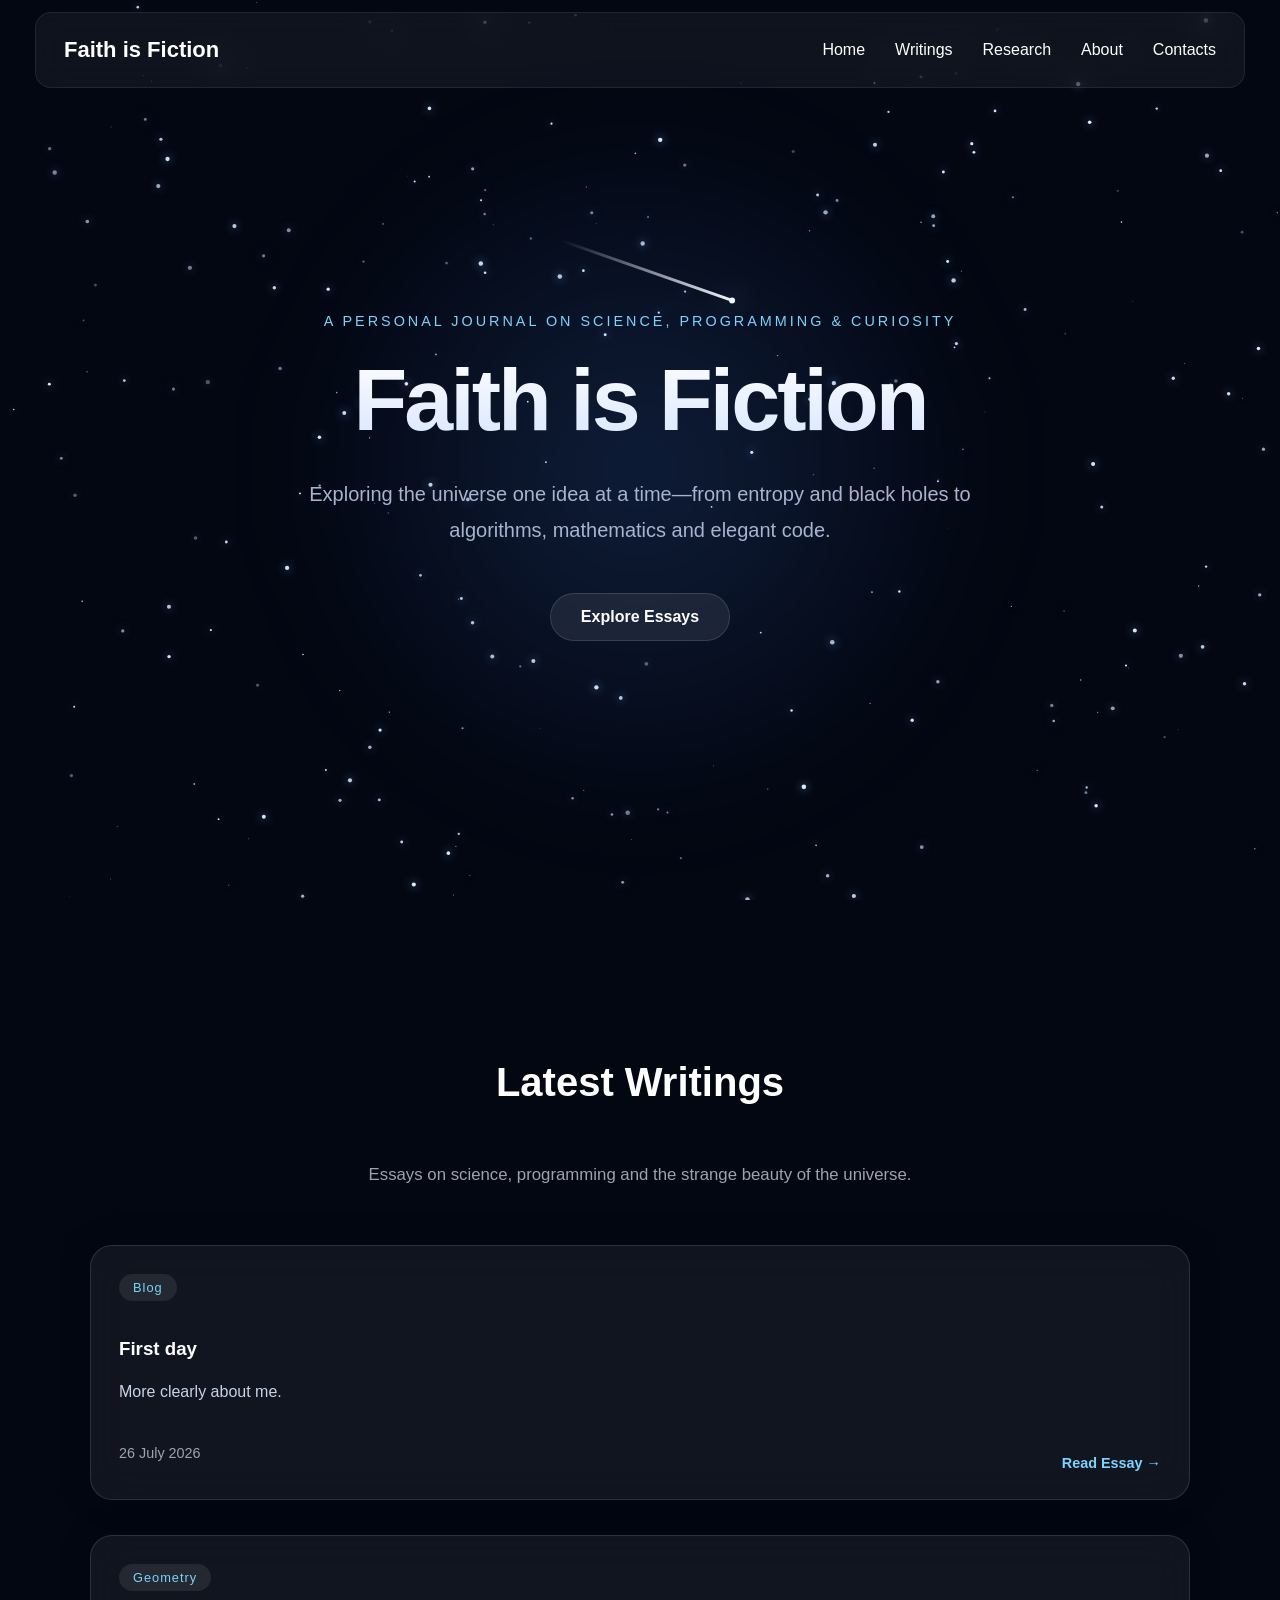
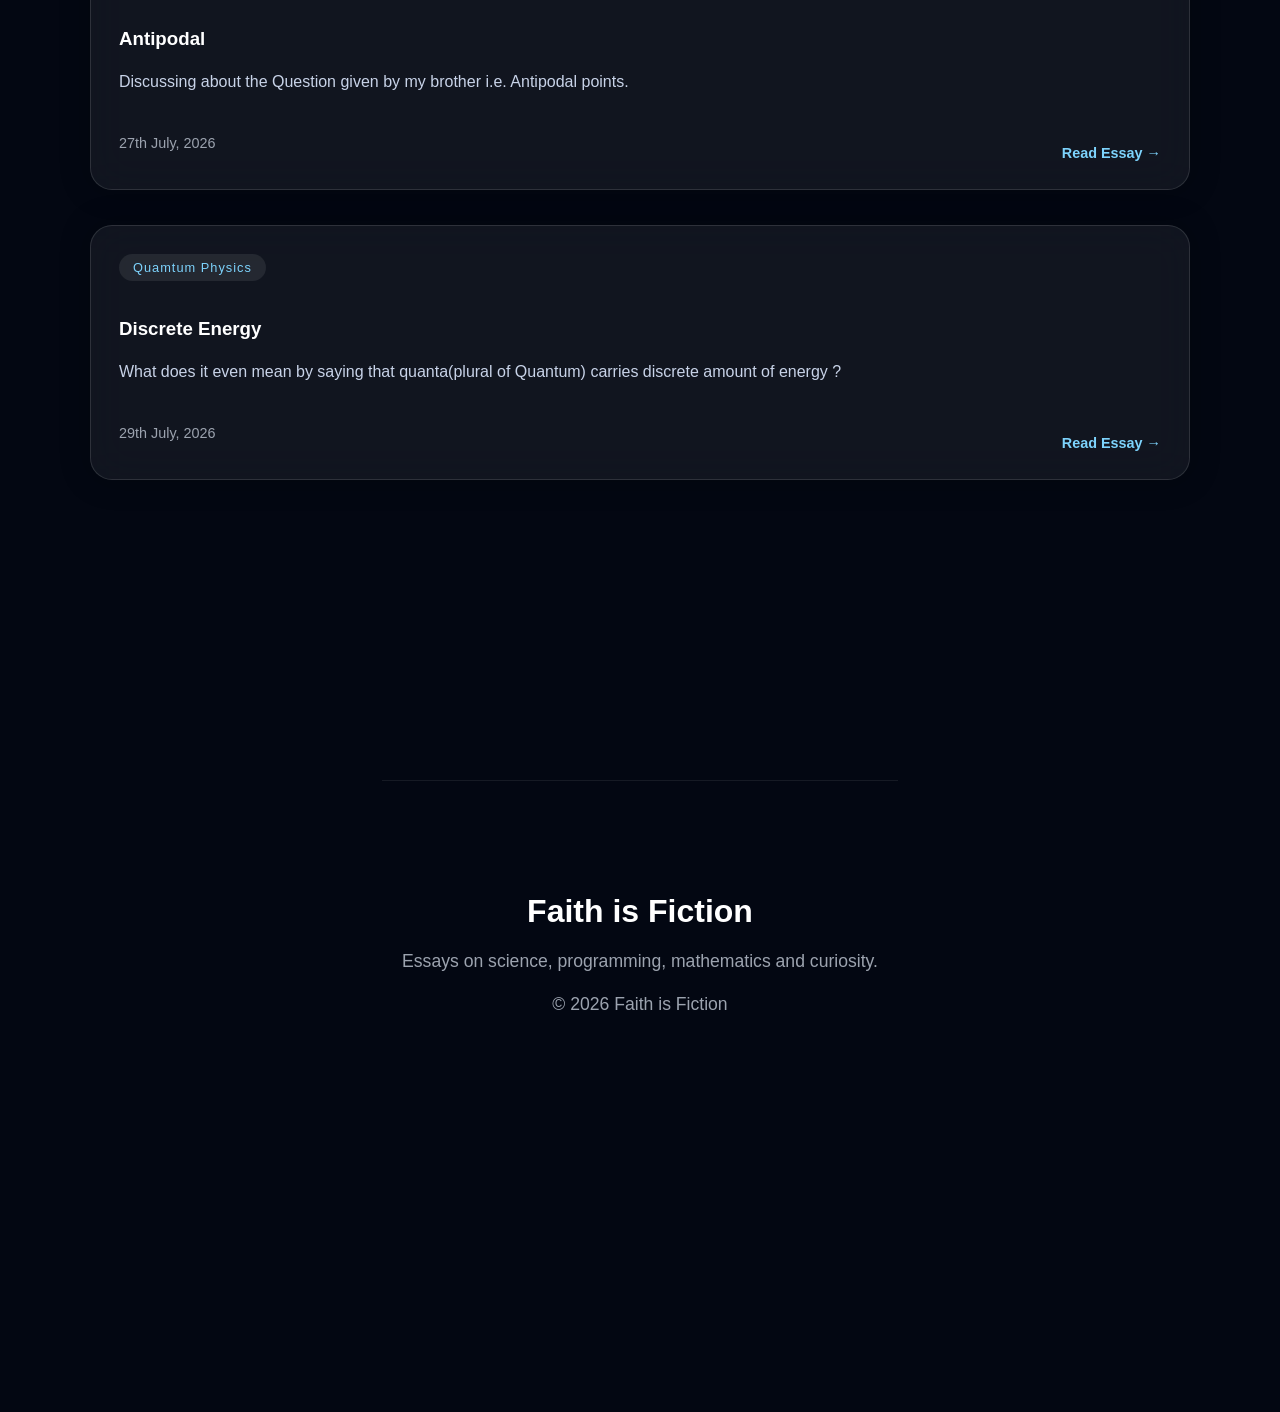
<file: index.html>
<!DOCTYPE html>
<html lang="en">

<head>

    <meta charset="UTF-8">
    <meta name="viewport" content="width=device-width, initial-scale=1.0">

    <title>Faith is Fiction</title>
    <link rel="stylesheet" href="style.css">

</head>

<body>

    <canvas id="space"></canvas>

    <nav class="navbar">

    <a href="index.html" class="logo">
    Faith is Fiction
</a>    

    <ul>

        <li><a href="index.html">Home</a></li>
        <li><a href="writings.html">Writings</a></li>
        <li><a href="research.html">Research</a></li>
        <li><a href="about.html">About</a></li>
        <li><a href="contact.html">Contacts</a></li>
    </ul>

</nav>
    <section class="hero">

    <div class="hero-content">

        <p class="hero-tag">
            A PERSONAL JOURNAL ON SCIENCE, PROGRAMMING & CURIOSITY
        </p>

        <h1>
            Faith is Fiction
        </h1>

        <p class="hero-subtitle">
            Exploring the universe one idea at a time—from entropy and black holes
            to algorithms, mathematics and elegant code.
        </p>

        <div class="hero-buttons">

           <a href="writings.html" class="primary-btn">
    Explore Essays
</a>
            

        </div>

    </div>

</section>

    <section class="articles" id="articles">

    <h2>Latest Writings</h2>

    <p class="section-text">
        Essays on science, programming and the strange beauty of the universe.
    </p>

    <div class="card-container">

        <article class="card">

            <span class="tag">Blog</span>

            <h3>First day</h3>

            <p>
                More clearly about me.
            </p>

            <div class="card-footer">

                <span>26 July 2026 </span>

                <a class="article-link" href="articles/first.html">
                    Read Essay →
                </a>

            </div>

        </article>

        <article class="card">

            <span class="tag">Geometry</span>

            <h3>Antipodal</h3>

            <p>
                Discussing about the Question given by my brother i.e. Antipodal points.
            </p>

            <div class="card-footer">

                <span>27th July, 2026</span>

                <a href="articles/antipodal.html">
                    Read Essay →
                </a>

            </div>

        </article>

        <article class="card">

            <span class="tag">Quamtum Physics</span>

            <h3>Discrete Energy</h3>

            <p>
                What does it even mean by saying that quanta(plural of Quantum) carries discrete amount of energy ?
            </p>

            <div class="card-footer">

                <span>29th July, 2026</span>

                <a href="articles/continous_energy.html">
                    Read Essay →
                </a>

            </div>

        </article>

    </div>

</section>
    


<section class="about" id="about">

   
<footer class="footer">

    <h3>Faith is Fiction</h3>

    <p>
        Essays on science, programming, mathematics and curiosity.
    </p>

    <p class="copyright">
        © 2026 Faith is Fiction
    </p>

</footer>

    <script src="script.js"></script>

</body>

</html>
</file>
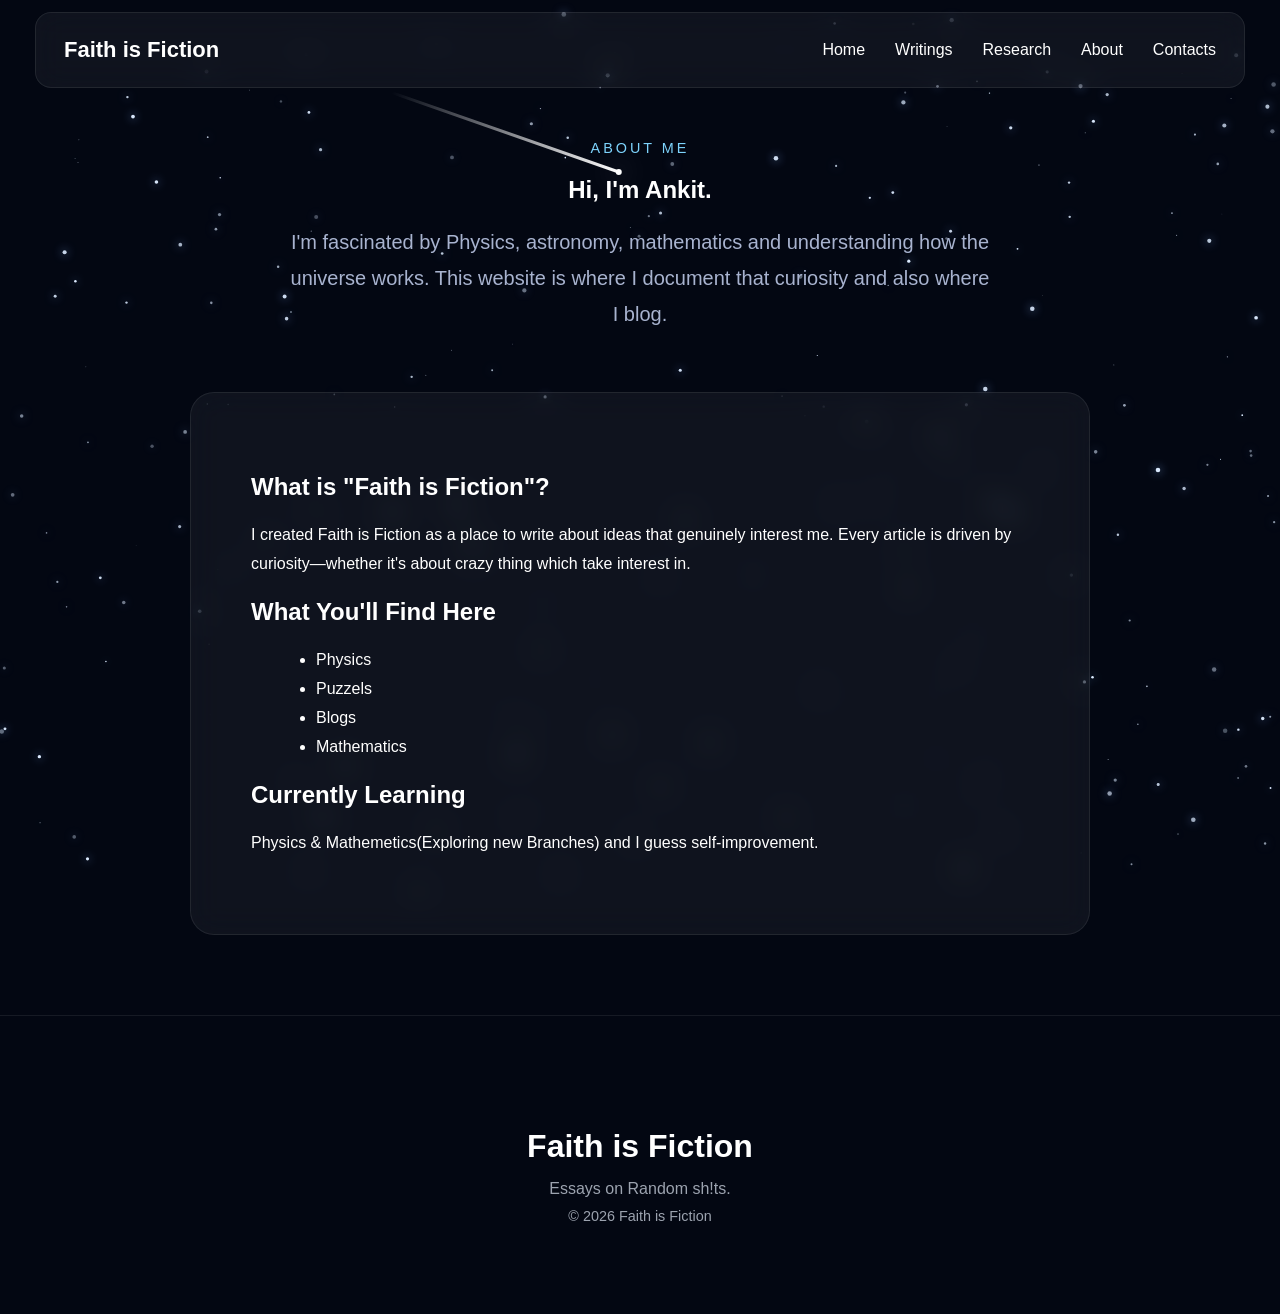
<file: about.html>
<!DOCTYPE html>
<html lang="en">

<head>

    <meta charset="UTF-8">
    <meta name="viewport" content="width=device-width, initial-scale=1.0">

    <title>About | Faith is Fiction</title>

    <link rel="stylesheet" href="style.css">

</head>

<body>

    <canvas id="space"></canvas>

    <nav class="navbar">

        <a href="index.html" class="logo">
    Faith is Fiction
</a>
        <ul>

            <li><a href="index.html">Home</a></li>
            <li><a href="writings.html">Writings</a></li>
             <li><a href="research.html">Research</a></li>
            <li><a href="about.html">About</a></li>
            <li><a href="contact.html">Contacts</a></li>

        </ul>

    </nav>

    <main class="about-page">

        <section class="about-hero">

            <p class="hero-tag">
                ABOUT ME
            </p>

            <h1>
                Hi, I'm Ankit.
            </h1>

            <p class="hero-subtitle">
               I'm fascinated by Physics, astronomy, mathematics and
                    understanding how the universe works.
               This website is where I document that curiosity and 
                            also where I blog.
            </p>

        </section>

        <section class="glass about-card">
            <h2>What is "Faith is Fiction"?</h2>

            <p>
                I created Faith is Fiction as a place to write about ideas that genuinely
                interest me. Every article is driven by curiosity—whether it's about
                crazy thing which take interest in.
            </p>

            <h2>What You'll Find Here</h2>

            <ul>

                <li>Physics</li>

                <li>Puzzels</li>

                <li>Blogs</li>

                <li>Mathematics</li>

            </ul>

            <h2>Currently Learning</h2>

            <p>
               Physics & Mathemetics(Exploring new Branches) and I guess self-improvement.
            </p>

        </section>

    </main>

    <footer class="footer">

        <h3>Faith is Fiction</h3>

        <p>
            Essays on Random sh!ts.
        </p>

        <p class="copyright">
            © 2026 Faith is Fiction
        </p>

    </footer>

    <script src="script.js"></script>

</body>

</html>
</file>
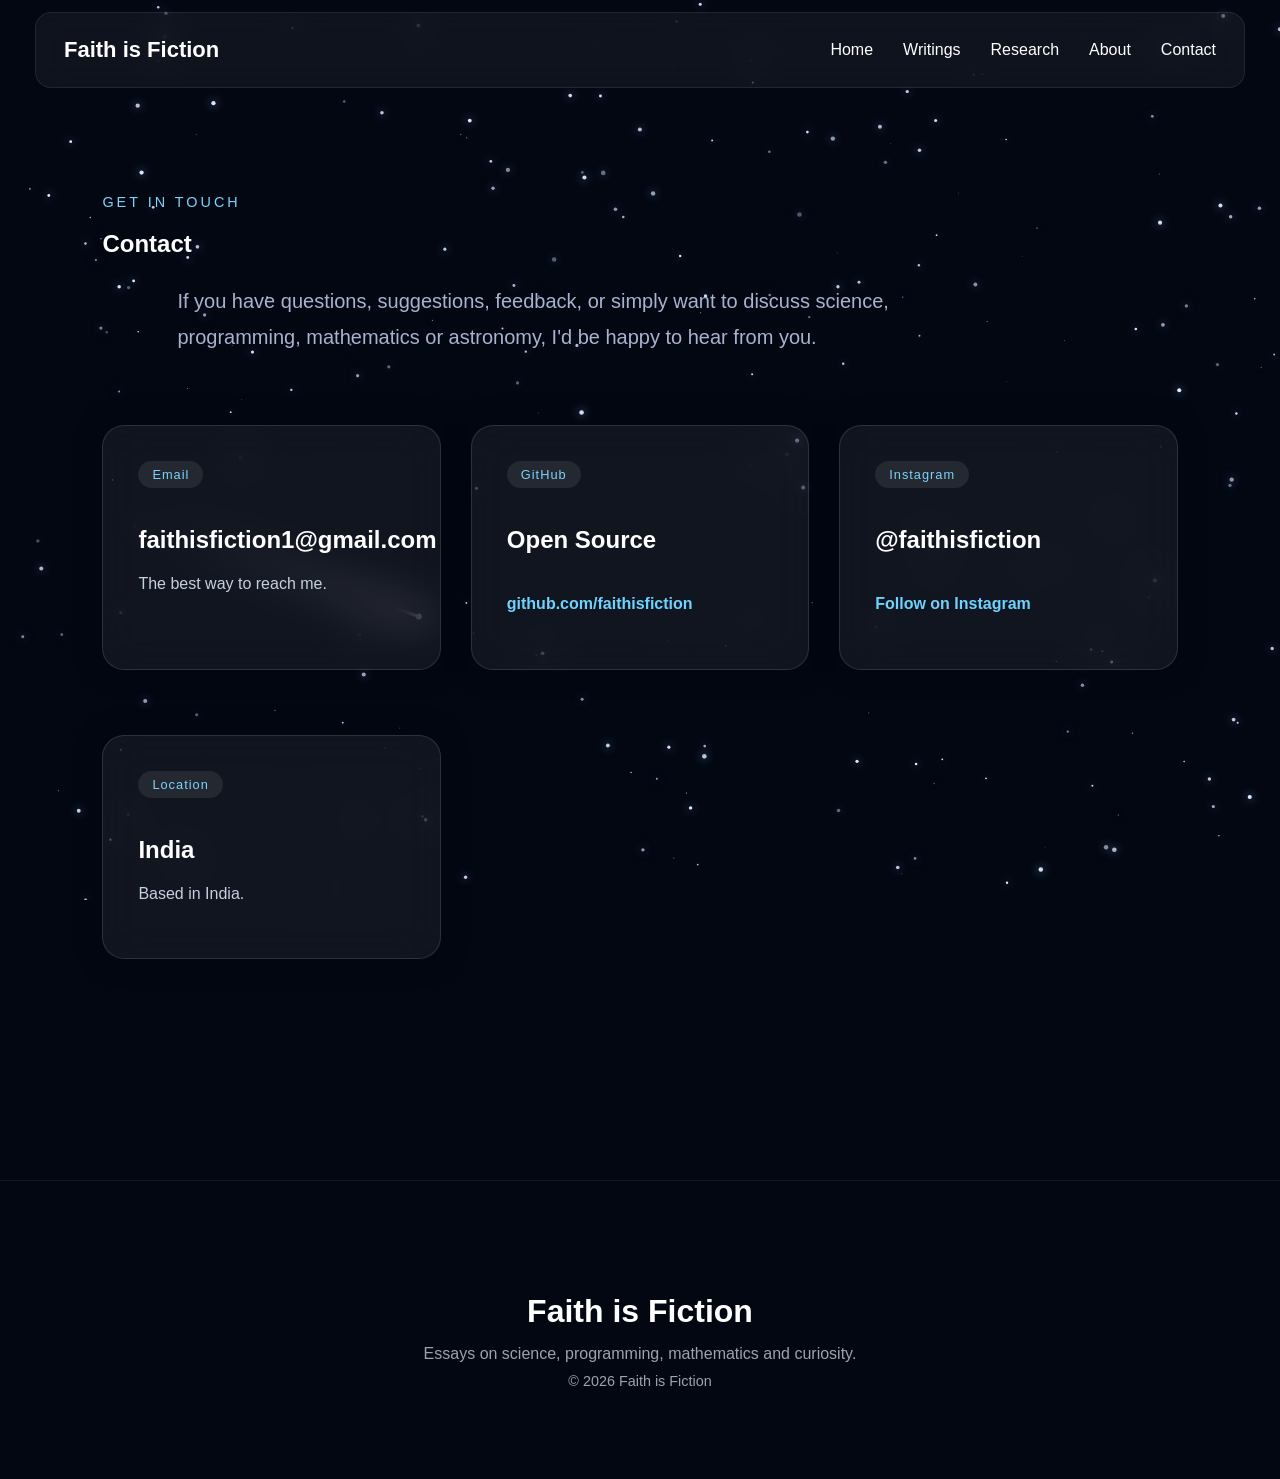
<file: contact.html>
<!DOCTYPE html>
<html lang="en">

<head>

    <meta charset="UTF-8">
    <meta name="viewport" content="width=device-width, initial-scale=1.0">

    <title>Contact | Faith is Fiction</title>

    <link rel="stylesheet" href="style.css">

</head>

<body>

    <canvas id="space"></canvas>

    <nav class="navbar">

        <a href="index.html" class="logo">Faith is Fiction</a>

        <ul>

            <li><a href="index.html">Home</a></li>
            <li><a href="writings.html">Writings</a></li>
             <li><a href="research.html">Research</a></li>
            <li><a href="about.html">About</a></li>
            <li><a href="contact.html">Contact</a></li>

        </ul>

    </nav>

    <section class="contact-page">

        <div class="hero-content">

            <p class="hero-tag">GET IN TOUCH</p>

            <h1>Contact</h1>

            <p class="hero-subtitle">
                If you have questions, suggestions, feedback, or simply want to
                discuss science, programming, mathematics or astronomy,
                I'd be happy to hear from you.
            </p>

        </div>

        <div class="contact-grid">

            <div class="card">

                <span class="tag">Email</span>

                <h3>faithisfiction1@gmail.com</h3>

                <p>The best way to reach me.</p>

            </div>

            <div class="card">

                <span class="tag">GitHub</span>

                <h3>Open Source</h3>

                <p>
                    <a href="https://github.com/faithisfiction" target="_blank">
                        github.com/faithisfiction
                    </a>
                </p>

            </div>

            <div class="card">

                <span class="tag">Instagram</span>

                <h3>@faithisfiction</h3>

                <p>
                    <a href="https://instagram.com/faithisfiction" target="_blank">
                        Follow on Instagram
                    </a>
                </p>

            </div>

            <div class="card">

                <span class="tag">Location</span>

                <h3>India</h3>

                <p>Based in India.</p>

            </div>

        </div>

    </section>

    <footer class="footer">

        <h3>Faith is Fiction</h3>

        <p>
            Essays on science, programming,
            mathematics and curiosity.
        </p>

        <p class="copyright">
            © 2026 Faith is Fiction
        </p>

    </footer>

    <script src="script.js"></script>

</body>

</html>
</file>
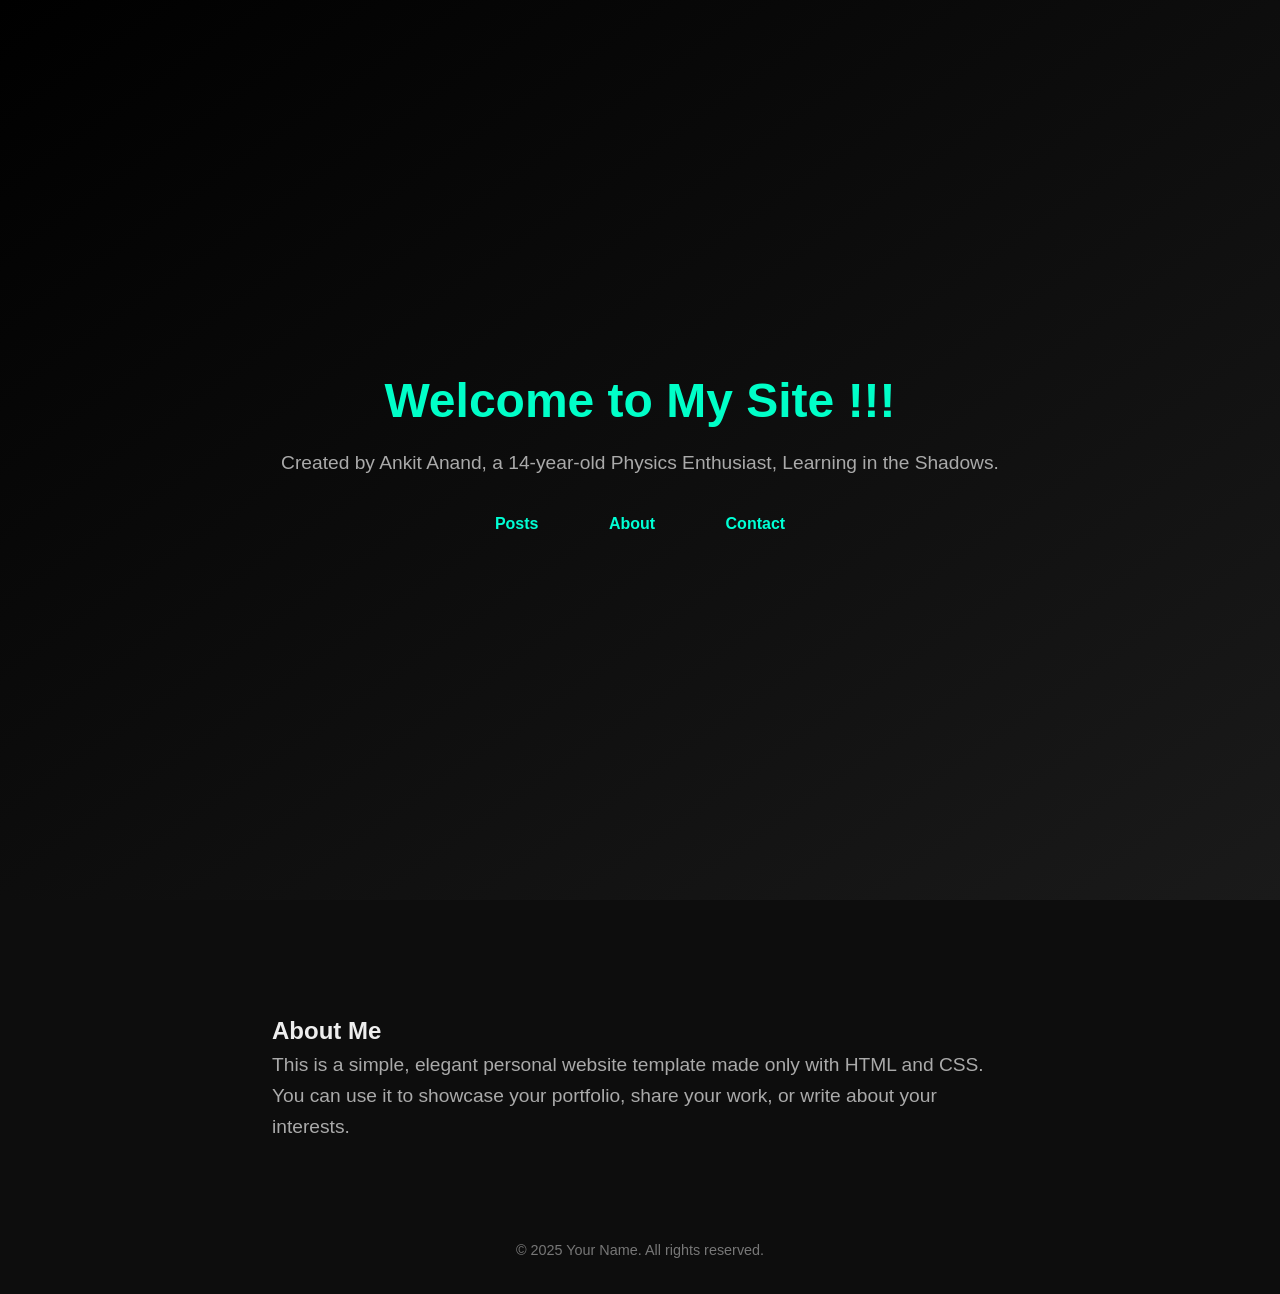
<file: home.html>
<!DOCTYPE html>
<html lang="en">
<head>
  <meta charset="UTF-8">
  <meta name="viewport" content="width=device-width, initial-scale=1">
  <title>Ankit's Website</title>
  <style>
    /* Base Reset */
    * {
      margin: 0;
      padding: 0;
      box-sizing: border-box;
    }

    body {
      font-family: 'Segoe UI', sans-serif;
      background: #0d0d0d;
      color: #eee;
      line-height: 1.6;
    }

    header {
      height: 100vh;
      background: linear-gradient(145deg, #000000, #1a1a1a);
      display: flex;
      flex-direction: column;
      justify-content: center;
      align-items: center;
      text-align: center;
      padding: 2rem;
      animation: fadeIn 2s ease-in-out;
    }

    h1 {
      font-size: 3rem;
      margin-bottom: 0.5rem;
      color: #00ffc8;
      animation: slideDown 1s ease-out;
    }

    p {
      font-size: 1.2rem;
      color: #aaa;
    }

    nav {
      margin-top: 2rem;
    }

    nav a {
      text-decoration: none;
      color: #00ffd5;
      margin: 0 1rem;
      font-weight: bold;
      padding: 0.5rem 1rem;
      border: 1px solid transparent;
      transition: 0.3s;
    }

    nav a:hover {
      border-bottom: 2px solid #00ffd5;
      color: white;
    }

    main {
      padding: 4rem 2rem;
      max-width: 800px;
      margin: auto;
    }

    section {
      margin-top: 3rem;
    }

    footer {
      text-align: center;
      padding: 2rem;
      color: #777;
      font-size: 0.9rem;
    }

    @keyframes fadeIn {
      from { opacity: 0; }
      to { opacity: 1; }
    }

    @keyframes slideDown {
      from { transform: translateY(-30px); opacity: 0; }
      to { transform: translateY(0); opacity: 1; }
    }
  </style>
</head>
<body>

  <header>
    <h1>Welcome to My Site !!!</h1>
    <p>Created by Ankit Anand, a 14-year-old Physics Enthusiast, Learning in the Shadows.</p>
    <nav>
      <a href="posts.html">Posts</a>
      <a href="about.html">About</a>
      <a href="contact.html">Contact</a>
    </nav>
  </header>

  <main>
    <section>
      <h2>About Me</h2>
      <p>This is a simple, elegant personal website template made only with HTML and CSS. You can use it to showcase your portfolio, share your work, or write about your interests.</p>
    </section>
  </main>

  <footer>
    &copy; 2025 Your Name. All rights reserved.
  </footer>

</body>
</html>
</file>
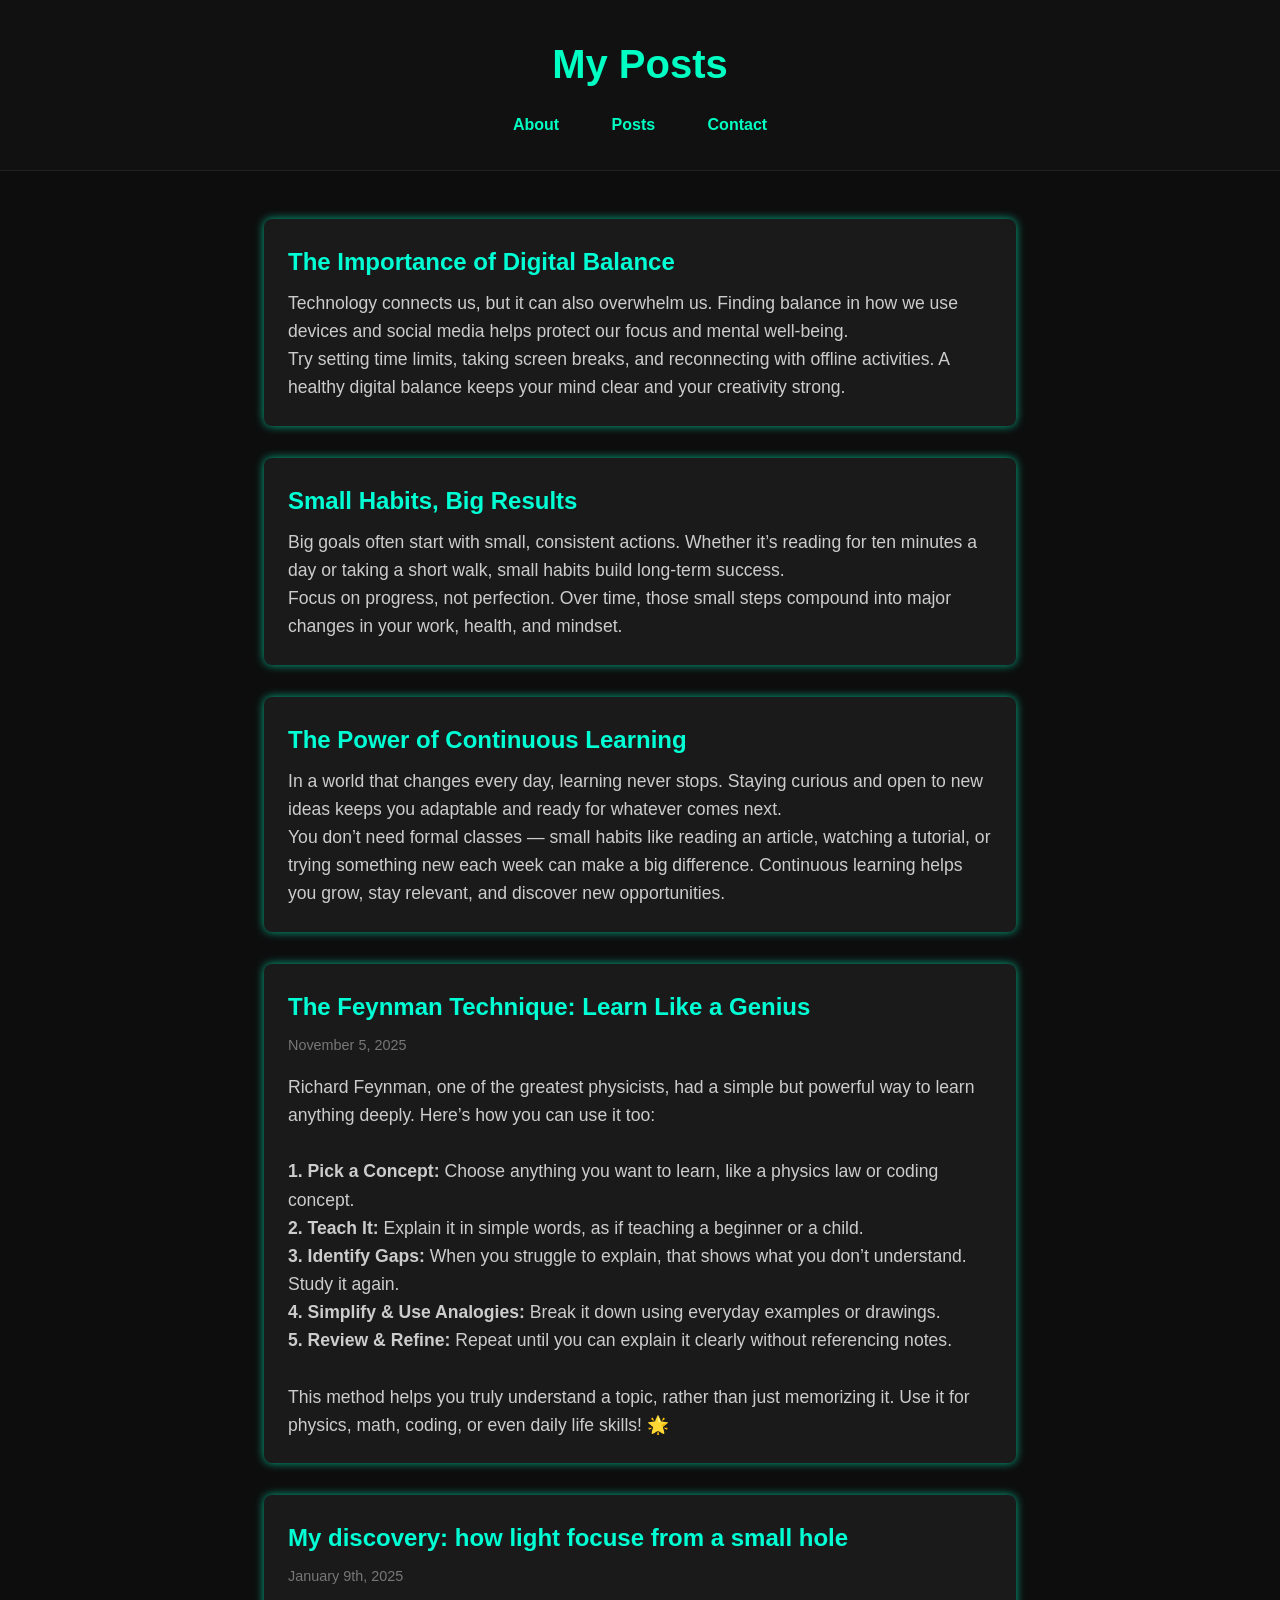
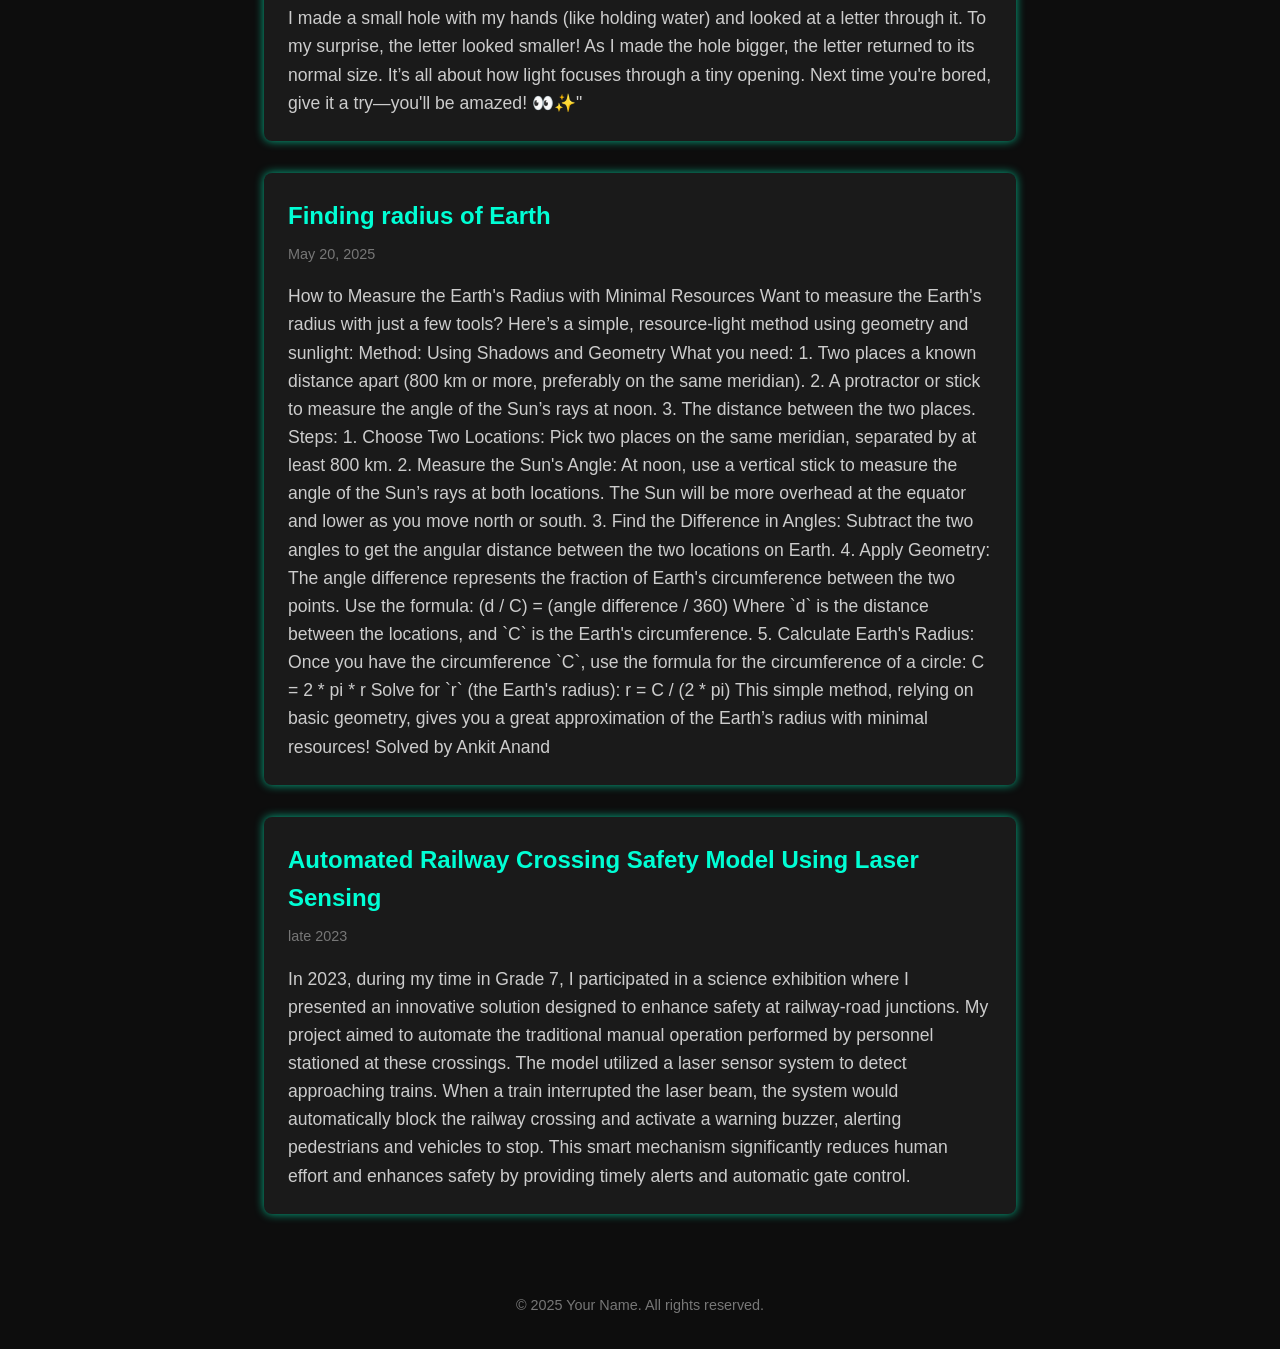
<file: posts.html>
<!DOCTYPE html>
<html lang="en">
<head>
  <meta charset="UTF-8" />
  <meta name="viewport" content="width=device-width, initial-scale=1" />
  <title>My Posts</title>
  <style>
    * {
      margin: 0; padding: 0; box-sizing: border-box;
    }
    body {
      font-family: 'Segoe UI', sans-serif;
      background: #0d0d0d;
      color: #eee;
      line-height: 1.6;
    }
    header {
      background: #111;
      padding: 2rem 1rem;
      text-align: center;
      border-bottom: 1px solid #222;
    }
    header h1 {
      color: #00ffc3;
      font-size: 2.5rem;
    }
    nav {
      margin-top: 1rem;
    }
    nav a {
      text-decoration: none;
      color: #00ffc3;
      margin: 0 1rem;
      font-weight: bold;
      padding: 0.5rem;
      transition: 0.3s;
    }
    nav a:hover {
      color: #ffffff;
      border-bottom: 2px solid #00ffc3;
    }
    main {
      max-width: 800px;
      margin: 3rem auto;
      padding: 0 1.5rem;
    }
    .post {
      background: #1a1a1a;
      border-radius: 8px;
      padding: 1.5rem;
      margin-bottom: 2rem;
      box-shadow: 0 0 10px #00ffc3aa;
      transition: background 0.3s;
    }
    .post:hover {
      background: #222;
    }
    .post h2 {
      color: #00ffd5;
      margin-bottom: 0.5rem;
    }
    .post .date {
      font-size: 0.9rem;
      color: #777;
      margin-bottom: 1rem;
    }
    .post p {
      color: #ccc;
      font-size: 1.1rem;
    }
    footer {
      text-align: center;
      padding: 2rem;
      font-size: 0.9rem;
      color: #777;
    }
  </style>
</head>
<body>

  <header>
    <h1>My Posts</h1>
    <nav>
      
      <a href="about.html">About</a>
      <a href="posts.html">Posts</a>
      <a href="contact.html">Contact</a>
    </nav>
  </header>

  <main>
    <article class="post">
  <h2>The Importance of Digital Balance</h2>
  <p>Technology connects us, but it can also overwhelm us. Finding balance in how we use devices and social media helps protect our focus and mental well-being.</p>
  <p>Try setting time limits, taking screen breaks, and reconnecting with offline activities. A healthy digital balance keeps your mind clear and your creativity strong.</p>
</article>
    <article class="post">
  <h2>Small Habits, Big Results</h2>
  <p>Big goals often start with small, consistent actions. Whether it’s reading for ten minutes a day or taking a short walk, small habits build long-term success.</p>
  <p>Focus on progress, not perfection. Over time, those small steps compound into major changes in your work, health, and mindset.</p>
</article>
    <article class="post">
  <h2>The Power of Continuous Learning</h2>
  <p>In a world that changes every day, learning never stops. Staying curious and open to new ideas keeps you adaptable and ready for whatever comes next.</p>
  <p>You don’t need formal classes — small habits like reading an article, watching a tutorial, or trying something new each week can make a big difference. Continuous learning helps you grow, stay relevant, and discover new opportunities.</p>
</article>
    <article class="post">
  <h2>The Feynman Technique: Learn Like a Genius</h2>
  <div class="date">November 5, 2025</div>
  <p>
    Richard Feynman, one of the greatest physicists, had a simple but powerful way to learn anything deeply. Here’s how you can use it too:
    <br><br>
    <strong>1. Pick a Concept:</strong> Choose anything you want to learn, like a physics law or coding concept.<br>
    <strong>2. Teach It:</strong> Explain it in simple words, as if teaching a beginner or a child.<br>
    <strong>3. Identify Gaps:</strong> When you struggle to explain, that shows what you don’t understand. Study it again.<br>
    <strong>4. Simplify & Use Analogies:</strong> Break it down using everyday examples or drawings.<br>
    <strong>5. Review & Refine:</strong> Repeat until you can explain it clearly without referencing notes.
    <br><br>
    This method helps you truly understand a topic, rather than just memorizing it. Use it for physics, math, coding, or even daily life skills! 🌟
  </p>
    </article>
    <article class="post">
      <h2>My discovery: how light focuse from a small hole
      </h2>
      <div class="date">January 9th, 2025</div>
      <p>I made a small hole with my hands (like holding water) and looked at a letter through it. To my surprise, the letter looked smaller! As I made the hole bigger, the letter returned to its normal size. It’s all about how light focuses through a tiny opening. Next time you're bored, give it a try—you'll be amazed! 👀✨"

      </p>
    </article>

    <article class="post">
      <h2>Finding radius of Earth
      </h2>
      <div class="date">May 20, 2025</div>
      <p>How to Measure the Earth's Radius with Minimal Resources
        
        
        Want to measure the Earth's radius with just a few tools? Here’s a simple, resource-light method using geometry and sunlight:
        
        Method: Using Shadows and Geometry
        
        What you need:
        1. Two places a known distance apart (800 km or more, preferably on the same meridian).
        2. A protractor or stick to measure the angle of the Sun’s rays at noon.
        3. The distance between the two places.
        
        Steps:
        
        1. Choose Two Locations: Pick two places on the same meridian, separated by at least 800 km.
        
        2. Measure the Sun's Angle: At noon, use a vertical stick to measure the angle of the Sun’s rays at both locations. The Sun will be more overhead at the equator and lower as you move north or south.
        
        3. Find the Difference in Angles: Subtract the two angles to get the angular distance between the two locations on Earth.
        
        4. Apply Geometry: The angle difference represents the fraction of Earth's circumference between the two points. Use the formula:
        
           (d / C) = (angle difference / 360)

   Where `d` is the distance between the locations, and `C` is the Earth's circumference.

5. Calculate Earth's Radius: Once you have the circumference `C`, use the formula for the circumference of a circle:

   C = 2 * pi * r

   Solve for `r` (the Earth's radius):

   r = C / (2 * pi)

This simple method, relying on basic geometry, gives you a great approximation of the Earth’s radius with minimal resources!

Solved by Ankit Anand
        </p>
    </article>
    <article class="post">
      <h2>Automated Railway Crossing Safety Model Using Laser Sensing
      </h2>
      <div class="date">late 2023</div>
      <p>In 2023, during my time in Grade 7, I participated in a science exhibition where I presented an innovative solution designed to enhance safety at railway-road junctions. My project aimed to automate the traditional manual operation performed by personnel stationed at these crossings.

The model utilized a laser sensor system to detect approaching trains. When a train interrupted the laser beam, the system would automatically block the railway crossing and activate a warning buzzer, alerting pedestrians and vehicles to stop. This smart mechanism significantly reduces human effort and enhances safety by providing timely alerts and automatic gate control.

      </p>
    </article>


   <!-- <article class="post">
      <h2>Building Simple Electronics for Physics Labs</h2>
      <div class="date">May 10, 2025</div>
      <p>Some tips and tricks on designing and assembling electronic circuits to support physics experiments.</p>
    </article>-->
  </main>

  <footer>
    &copy; 2025 Your Name. All rights reserved.
  </footer>

</body>
</html>
</file>
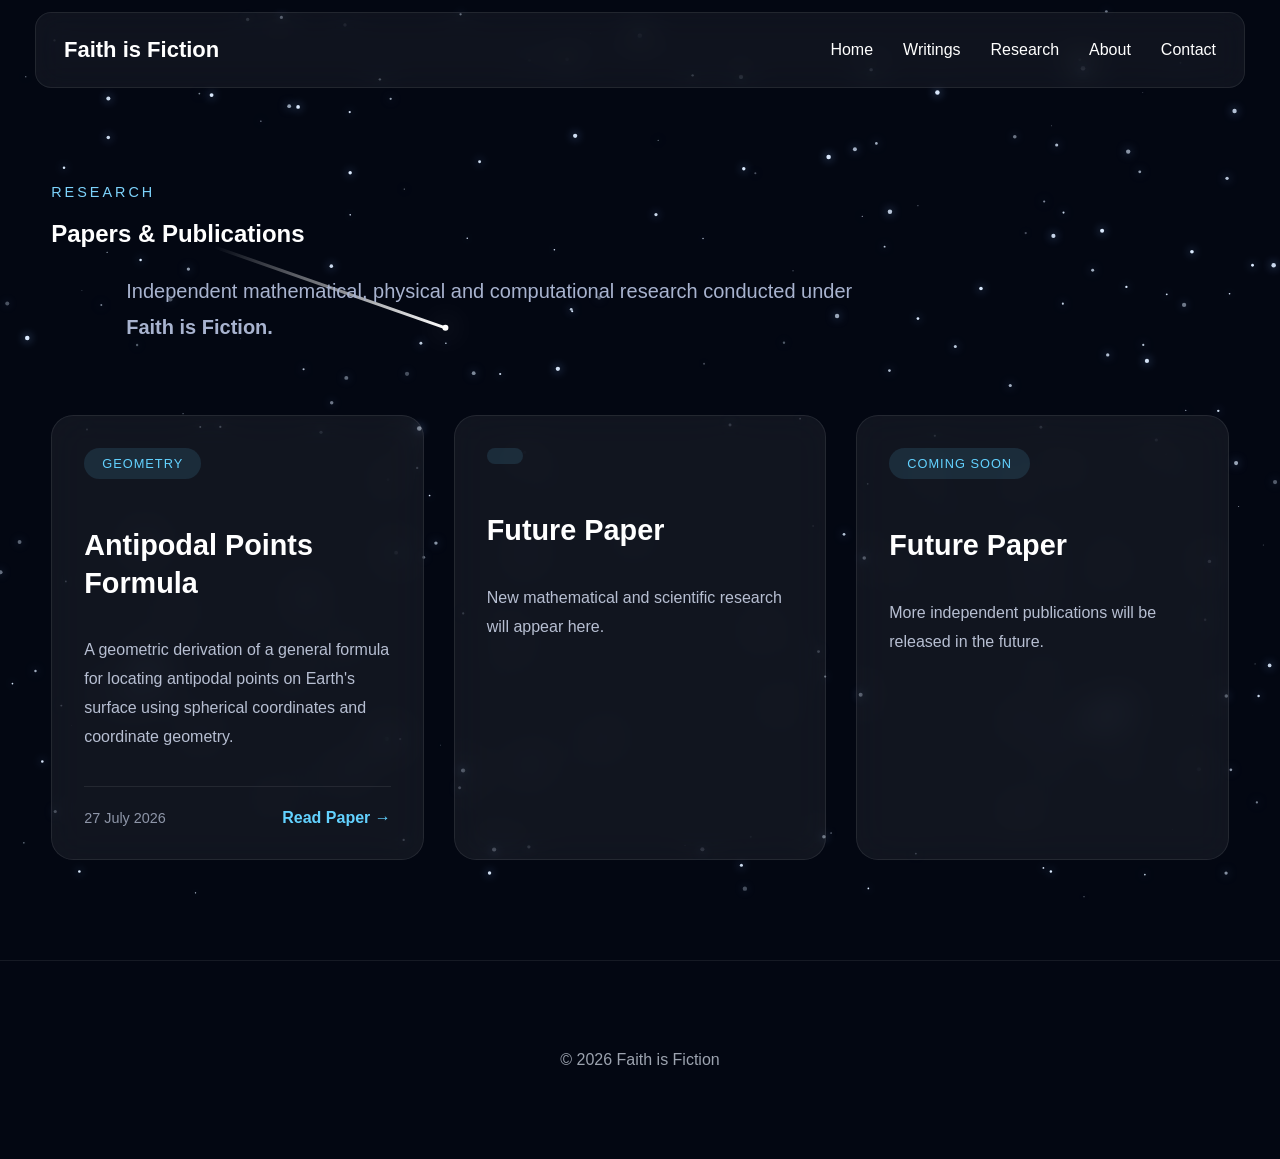
<file: research.html>
<!DOCTYPE html>
<html lang="en">

<head>

    <meta charset="UTF-8">
    <meta name="viewport" content="width=device-width, initial-scale=1.0">

    <title>Research | Faith is Fiction</title>

    <link rel="stylesheet" href="style.css">

</head>

<body>

    <canvas id="space"></canvas>

    <nav class="navbar">

        <a href="index.html" class="logo">
            Faith is Fiction
        </a>

        <ul>

            <li><a href="index.html">Home</a></li>

            <li><a href="writings.html">Writings</a></li>

            <li><a href="research.html" class="active">
                Research
            </a></li>

            <li><a href="about.html">About</a></li>

            <li><a href="contact.html">Contact</a></li>

        </ul>

    </nav>

    <section class="research-page">

        <div class="hero-content">

            <p class="hero-tag">
                RESEARCH
            </p>

            <h1>
                Papers & Publications
            </h1>

            <p class="hero-subtitle">

                Independent mathematical,
                physical and computational
                research conducted under
                <strong>Faith is Fiction.</strong>

            </p>

        </div>



        <div class="research-grid">

            <article class="research-card">

                <span class="tag">
                    Geometry
                </span>

                <h2>

                    Antipodal Points Formula

                </h2>

                <p>

                    A geometric derivation of a general
                    formula for locating antipodal points
                    on Earth's surface using spherical
                    coordinates and coordinate geometry.

                </p>

                <div class="paper-footer">

                    <span>
                        27 July 2026
                    </span>

                    <a href="research/antipodal.html">

                        Read Paper →

                    </a>

                </div>

            </article>





            <article class="research-card">

                <span class="tag">
                    
                </span>

                <h2>

                    Future Paper

                </h2>

                <p>

                    New mathematical and
                    scientific research
                    will appear here.

                </p>

            </article>





            <article class="research-card">

                <span class="tag">
                    Coming Soon
                </span>

                <h2>

                    Future Paper

                </h2>

                <p>

                    More independent
                    publications will
                    be released in the future.

                </p>

            </article>

        </div>

    </section>

    <footer class="footer">

        <p>

            © 2026 Faith is Fiction

        </p>

    </footer>

    <script src="script.js"></script>

</body>

</html>
</file>
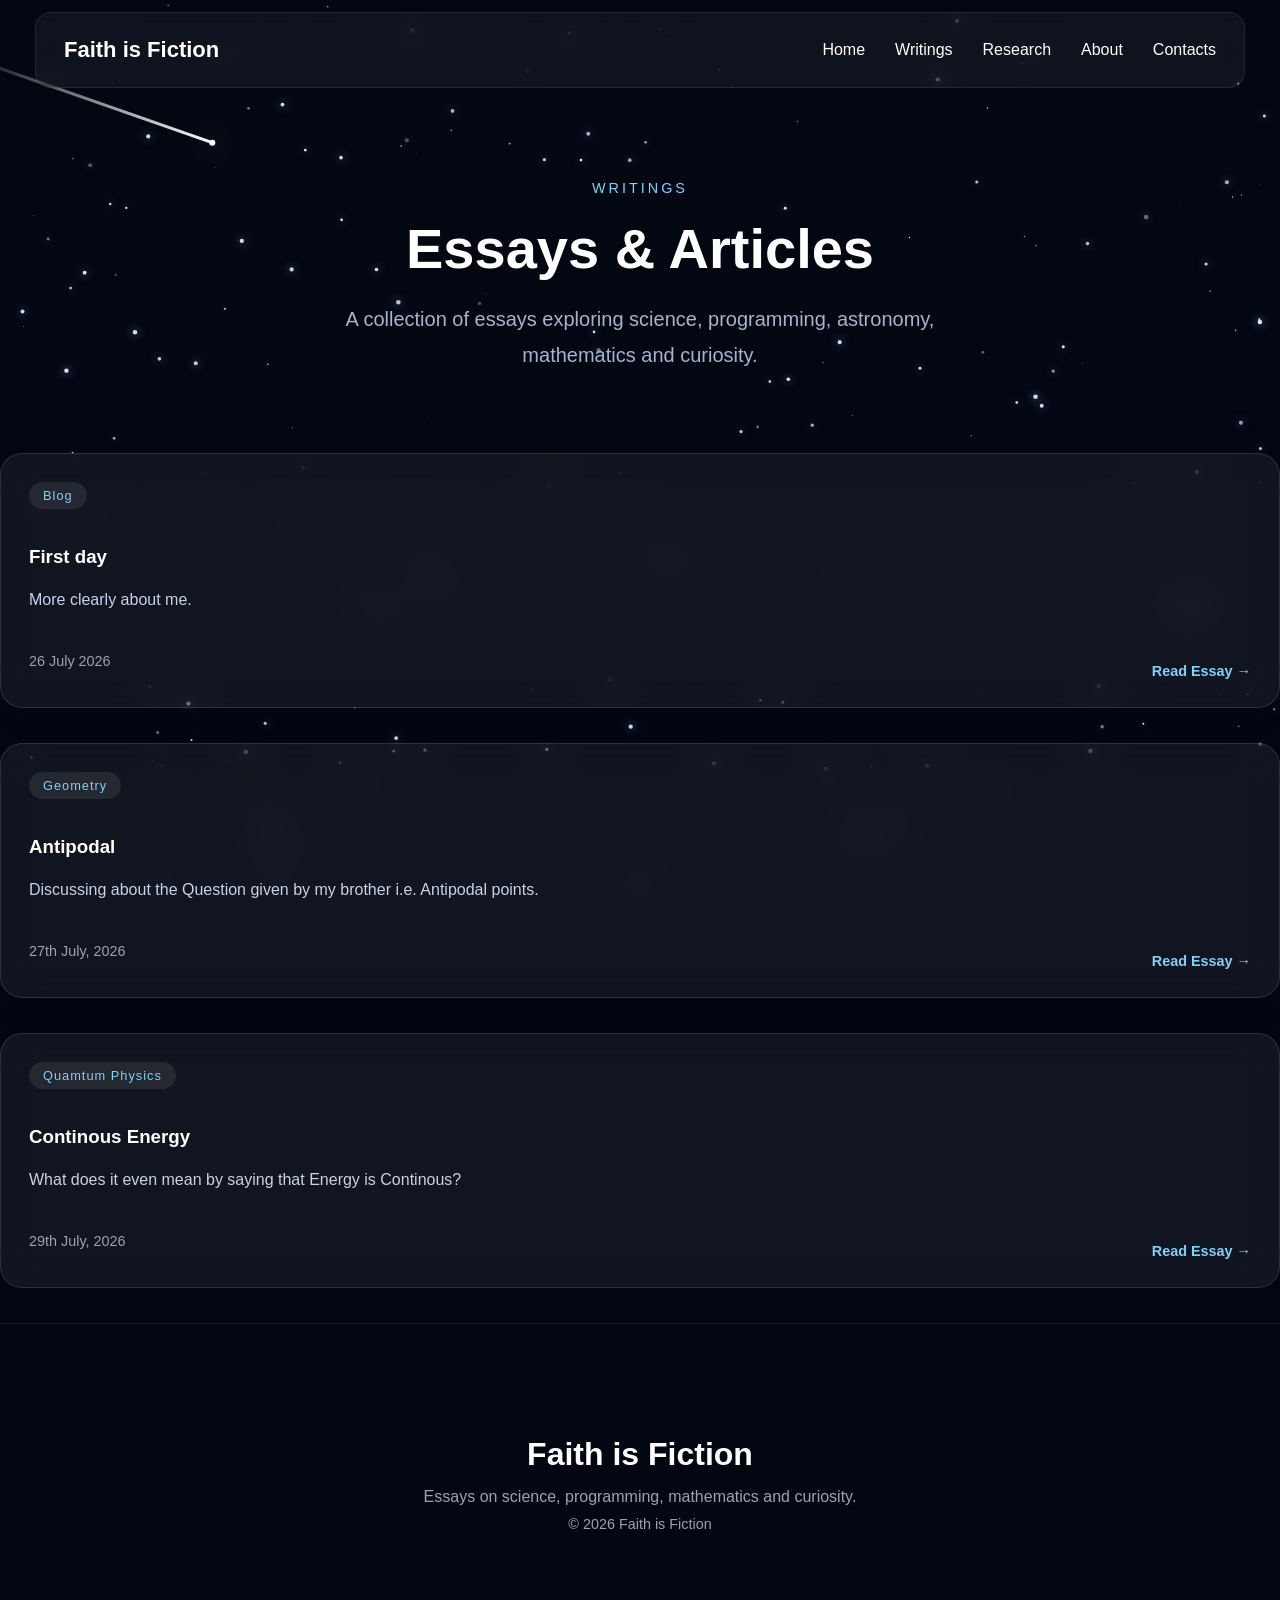
<file: writings.html>
<!DOCTYPE html>
<html lang="en">

<head>

    <meta charset="UTF-8">
    <meta name="viewport" content="width=device-width, initial-scale=1.0">

    <title>Writings | Faith is Fiction</title>

    <link rel="stylesheet" href="style.css">

</head>

<body>

    <canvas id="space"></canvas>

    <nav class="navbar">

        <a href="index.html" class="logo">
    Faith is Fiction
</a>

        <ul>

            <li><a href="index.html">Home</a></li>
            <li><a href="writings.html">Writings</a></li>
            <li><a href="research.html">Research</a></li>
            <li><a href="about.html">About</a></li>
            <li><a href="contact.html">Contacts</a></li>

        </ul>

    </nav>

    <main class="writings-page">

        <section class="writings-hero">

            <p class="hero-tag">
                WRITINGS
            </p>

            <h1>
                Essays & Articles
            </h1>

            <p class="hero-subtitle">
                A collection of essays exploring science,
                programming, astronomy, mathematics and curiosity.
            </p>

        </section>

        <section class="card-container">

             <article class="card">

            <span class="tag">Blog</span>

            <h3>First day</h3>

            <p>
                More clearly about me.
            </p>

            <div class="card-footer">

                <span>26 July 2026 </span>

                <a class="article-link" href="articles/first.html">
                    Read Essay →
                </a>

            </div>

        </article>

        <article class="card">

            <span class="tag">Geometry</span>

            <h3>Antipodal</h3>

            <p>
                Discussing about the Question given by my brother i.e. Antipodal points.
            </p>

            <div class="card-footer">

                <span>27th July, 2026</span>

                <a href="articles/antipodal.html">
                    Read Essay →
                </a>

            </div>

        </article>


        <article class="card">

            <span class="tag">Quamtum Physics</span>

            <h3>Continous Energy</h3>

            <p>
                What does it even mean by saying that Energy is Continous?
            </p>

            <div class="card-footer">

                <span>29th July, 2026</span>

                <a href="articles/continous_energy.html">
                    Read Essay →
                </a>

            </div>

        </article>



        </section>

    </main>

    <footer class="footer">

        <h3>Faith is Fiction</h3>

        <p>
            Essays on science, programming,
            mathematics and curiosity.
        </p>

        <p class="copyright">
            © 2026 Faith is Fiction
        </p>

    </footer>

    <script src="script.js"></script>

</body>

</html>
</file>
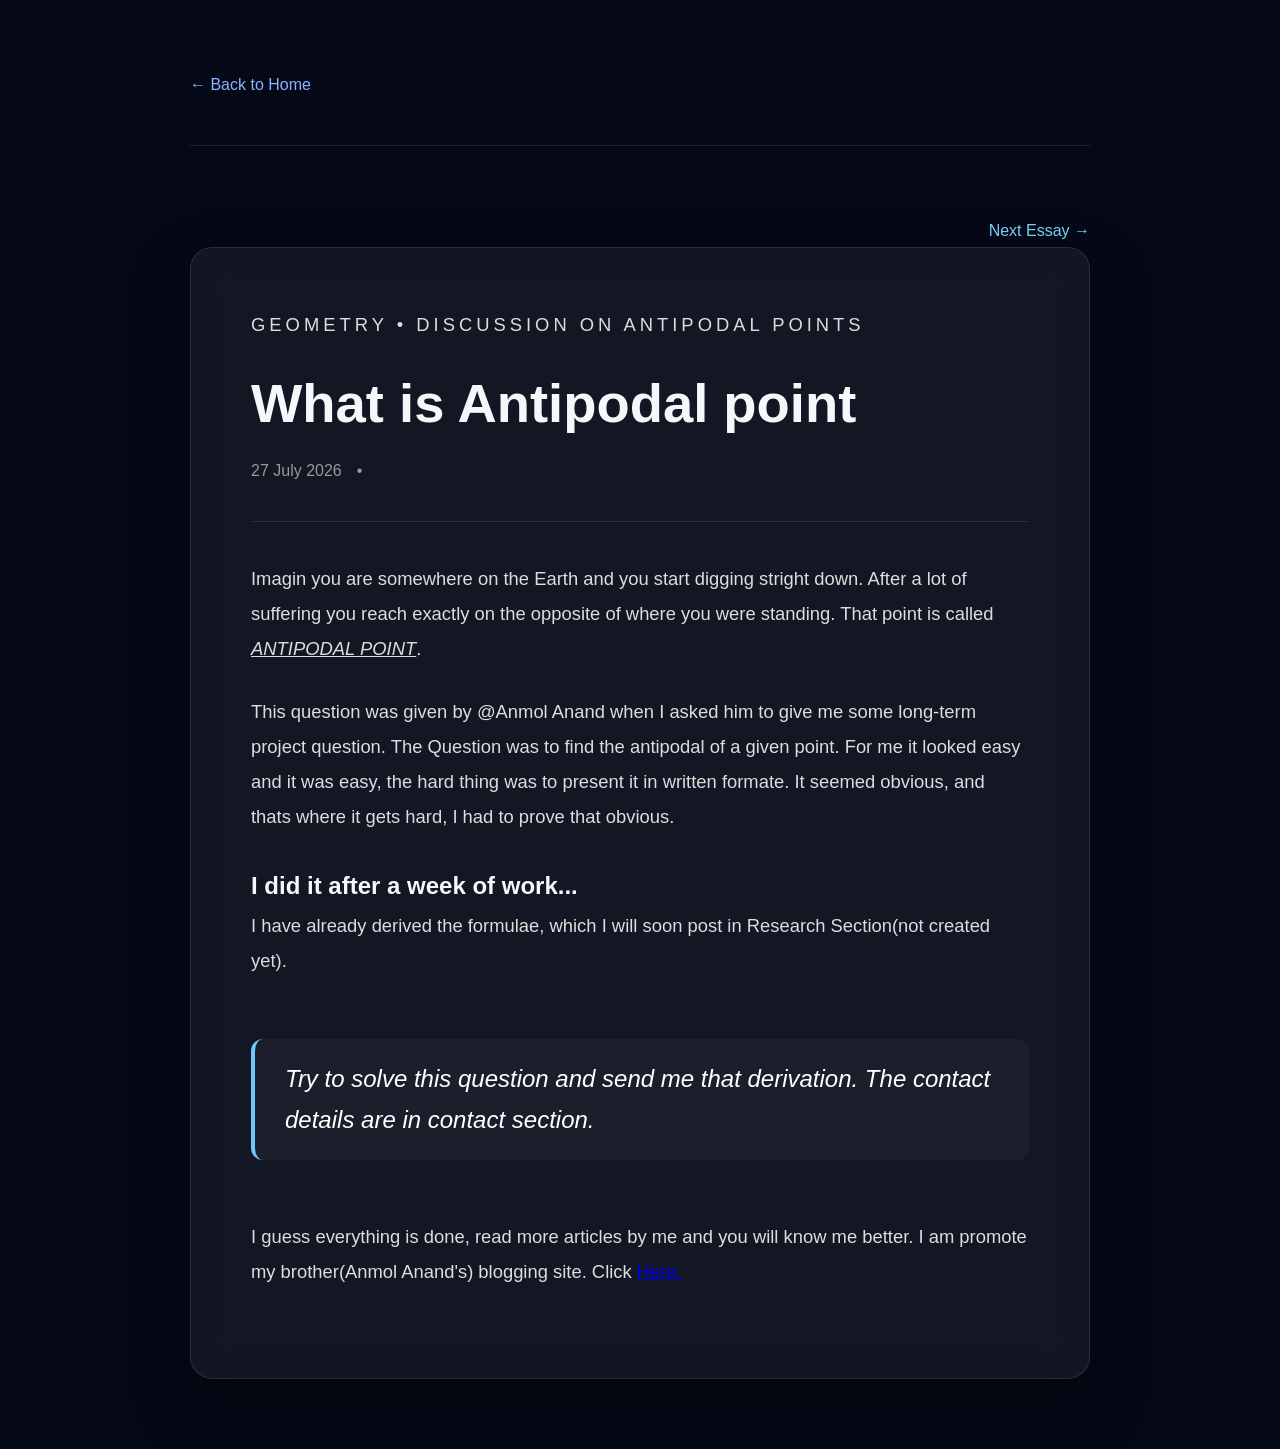
<file: articles/antipodal.html>
<!DOCTYPE html>
<html lang="en">

<head>

    <meta charset="UTF-8">
    <meta name="viewport" content="width=device-width, initial-scale=1.0">

    <title>Faith is Fiction</title>

    <link rel="stylesheet" href="article.css">

</head>
<body>

    <canvas id="space"></canvas>

    <main class="container">

        <a href="../index.html" class="back">
            ← Back to Home
        </a>
<hr>

<div class="article-nav">

    <a href="#">Next Essay →</a>

</div>
        <article class="glass">

           <p class="category">Geometry • Discussion on Antipodal Points</p>

<h1>What is Antipodal point</h1>

<div class="meta">

    <span>27 July 2026</span>

    <span>•</span>

    <span></span>

</div>

<hr>

<p class="lead">

    Imagin you are somewhere on the Earth and you start digging stright down. After a lot of suffering 
    you reach exactly on the opposite of where you were standing. That point is called <U><I>ANTIPODAL POINT</I></U>.
</p>

<p>

   This question was given by @Anmol Anand when I asked him to give me some long-term project question.
  The Question was to find the antipodal of a given point. For me it looked easy and it was easy, the 
  hard thing was to present it in written formate. It seemed obvious, and thats where it gets hard,
  I had to prove that obvious.
</p>

<h2>I did it after a week of work...</h2>

<p>

    I have already derived the formulae, which I will soon post in Research Section(not created yet).

</p>

<blockquote>

 Try to solve this question and send me that derivation.
  The contact details are in contact section.

</blockquote>

<p>

    I guess everything is done, read more articles by me and you will know me better.
    I am promote my brother(Anmol Anand's) blogging site.
    Click <a href="https://anmolisblogging.blogspot.com" class="blank">Here.</a>
    

</p>
        </article>

    </main>

</body>
</file>
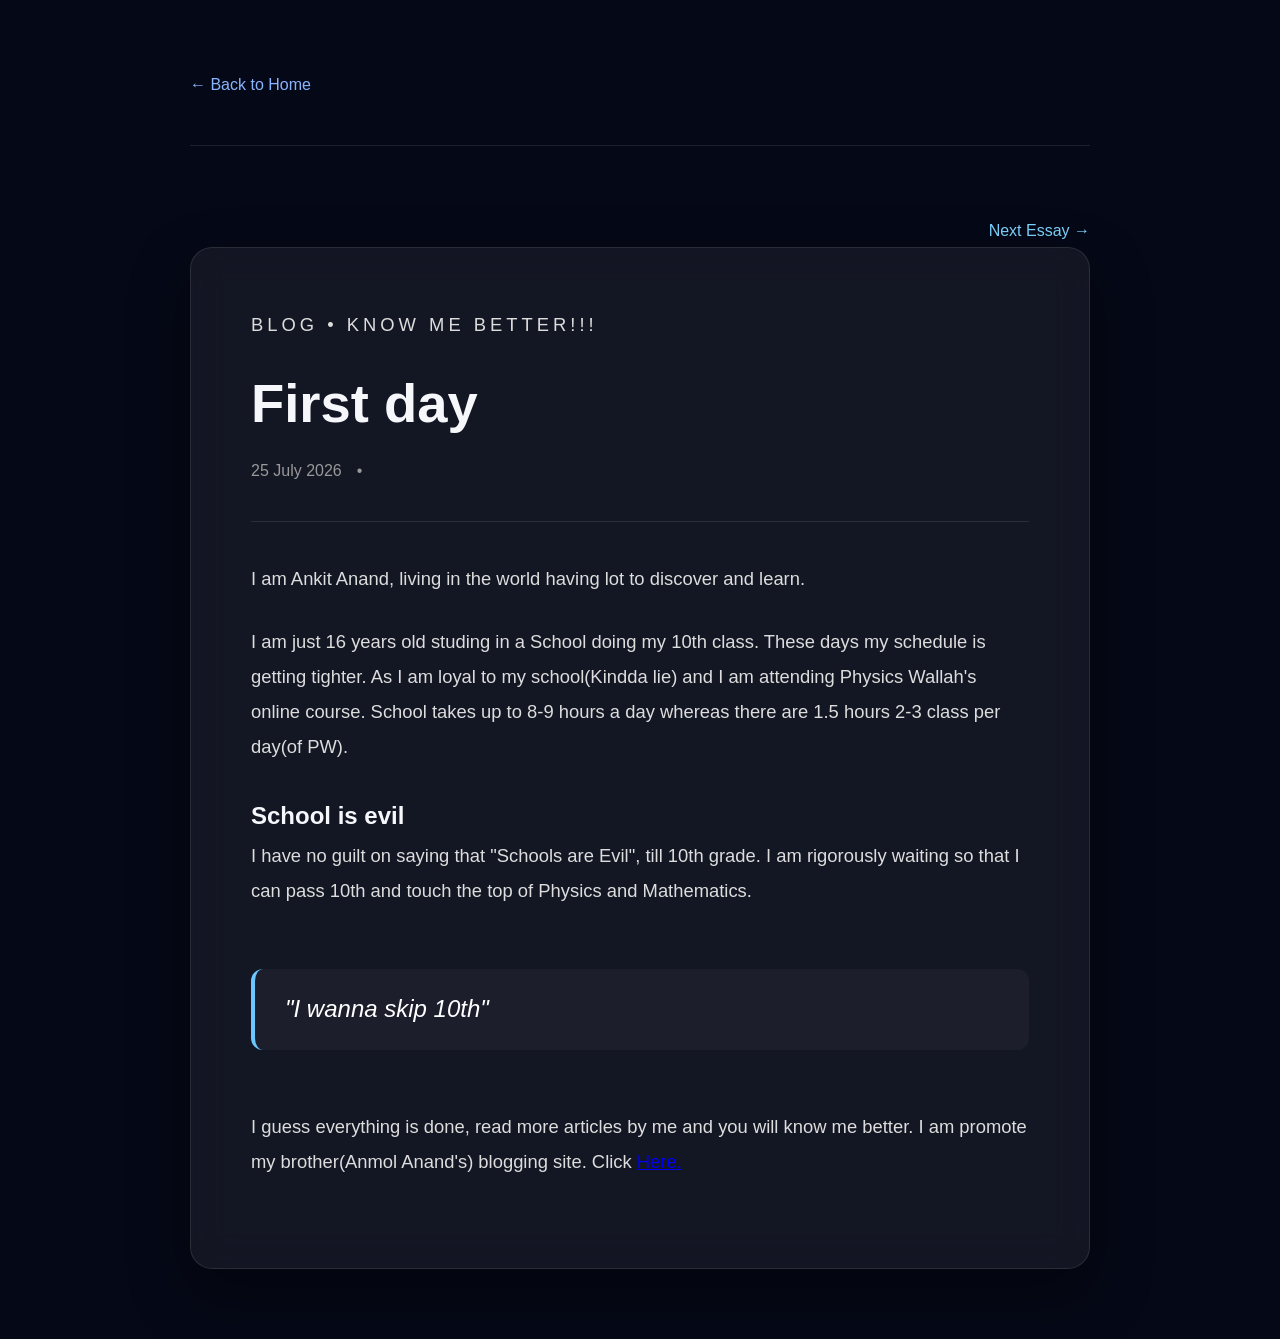
<file: articles/first.html>
<!DOCTYPE html>
<html lang="en">

<head>

    <meta charset="UTF-8">
    <meta name="viewport" content="width=device-width, initial-scale=1.0">

    <title>Faith is Fiction</title>

    <link rel="stylesheet" href="article.css">

</head>
<body>

    <canvas id="space"></canvas>

    <main class="container">

        <a href="../index.html" class="back">
            ← Back to Home
        </a>
<hr>

<div class="article-nav">

    <a href="antipodal.html">Next Essay →</a>

</div>
        <article class="glass">

           <p class="category">Blog • Know me better!!!</p>

<h1>First day</h1>

<div class="meta">

    <span>25 July 2026</span>

    <span>•</span>

    <span></span>

</div>

<hr>

<p class="lead">

    I am Ankit Anand, living in the world having lot to discover and learn.

</p>

<p>

   I am just 16 years old studing in a School doing my 10th class. These days my schedule is getting tighter. 
    As I am loyal to my school(Kindda lie) and I am attending Physics Wallah's online course. School takes up to 8-9 hours a day
    whereas there are 1.5 hours 2-3 class per day(of PW).

</p>

<h2>School is evil</h2>

<p>

    I have no guilt on saying that "Schools are Evil", till 10th grade. I am rigorously waiting so that I can pass 10th and 
    touch the top of Physics and Mathematics.

</p>

<blockquote>

    "I wanna skip 10th"

</blockquote>

<p>

    I guess everything is done, read more articles by me and you will know me better.
    I am promote my brother(Anmol Anand's) blogging site.
    Click <a href="https://anmolisblogging.blogspot.com" class="blank">Here.</a>
    

</p>
        </article>

    </main>

</body>
</file>
<file: style.css>
body{

    margin:0;

    background:#030712;

    color:white;

    font-family:Arial, Helvetica, sans-serif;

}

.hero{
    position:relative;

    height:100vh;

    display:flex;

    flex-direction:column;

    justify-content:center;

    align-items:center;

    text-align:center;

    padding:20px;

    
    padding-top:20px;
    opacity:0;

    transform:translateY(40px);

    animation:heroFade 1.5s ease forwards;

}

.hero h1{

    font-size:clamp(3.2rem,7vw,5.5rem);

    font-weight:800;

    letter-spacing:-3px;

    margin:20px 0;

    background:linear-gradient(
        180deg,
        #ffffff,
        #d6e5ff
    );

    -webkit-background-clip:text;

    -webkit-text-fill-color:transparent;

}

.hero-subtitle{

    font-size:1.25rem;

    color:#a8b3cf;

    margin-top:25px;

    max-width:750px;

    line-height:1.8;

    margin-left:auto;

    margin-right:auto;

}
@keyframes heroFade{

    from{

        opacity:0;

        transform:translateY(40px);

    }

    to{

        opacity:1;

        transform:translateY(0);

    }

}
/* ==========================
   NAVBAR
========================== */

.navbar{

    position:fixed;

    top:12px;
    left:50%;

    transform:translateX(-50%);

    width:90%;
    max-width:1200px;

    display:flex;
    justify-content:space-between;
    align-items:center;

    padding:12px 28px;

    background:rgba(255,255,255,.05);
    backdrop-filter:blur(15px);

    border:1px solid rgba(255,255,255,.08);
    border-radius:16px;

    z-index:9999;
}

.logo{

    font-size:22px;

    font-weight:bold;

}

.navbar ul{

    display:flex;

    list-style:none;

    gap:30px;

}

.navbar a{

    color:white;

    text-decoration:none;

    transition:.3s;

}

.navbar a:hover{

    color:#7aa6ff;

}
/* ==========================
   SPACE BACKGROUND
========================== */

#space{

    position:fixed;

    top:0;
    left:0;

    width:100%;
    height:100%;

    z-index:-1;

}

/* ==========================
   NEBULA GLOW
========================== */

.hero::before{

    content:"";

    position:absolute;

    width:700px;
    height:700px;

    background:radial-gradient(circle,
    rgba(79,140,255,.18),
    transparent 70%);

    filter:blur(60px);

    z-index:-1;

    animation:float 8s ease-in-out infinite;

}

@keyframes float{

    0%{

        transform:translateY(-30px);

    }

    50%{

        transform:translateY(30px);

    }

    100%{

        transform:translateY(-30px);

    }

}

/* ==========================
   ARTICLES
========================== */

.articles{

    width:90%;

    max-width:1100px;

    margin:120px auto;

}

.articles h2{

    text-align:center;

    font-size:2.5rem;

    margin-bottom:60px;

    color:white;

}

.card{

    background:rgba(255,255,255,.06);

    backdrop-filter:blur(20px);

    border:1px solid rgba(255,255,255,.12);

    border-radius:22px;

    padding:28px;

    margin-bottom:35px;

    transition:.35s;

    box-shadow:0 0 30px rgba(0,0,0,.25);

}

.card:hover{

    transform:translateY(-10px);

    border-color:#7aa8ff;

    box-shadow:
    0 0 40px rgba(122,168,255,.25);

}

.card h3{

    color:white;

    margin-bottom:15px;

}

.card p{

    color:#c8d3e8;

    line-height:1.7;

}

.card a{

    display:inline-block;

    margin-top:20px;

    color:#8db8ff;

    text-decoration:none;

    font-weight:bold;

    transition:.3s;

}

.card a:hover{

    letter-spacing:1px;

}
/* ==========================
   SCROLL REVEAL
========================== */

.card:hover{

    border-color:#8DB8FF;

    box-shadow:
        0 0 25px rgba(141,184,255,.25),
        0 0 70px rgba(141,184,255,.18);

}
.card.show{

    opacity:1;

    transform:translateY(0);

}

/* ==========================
   ABOUT
========================== */

.about{

    width:90%;
    max-width:900px;

    margin:180px auto;

    text-align:center;

}

.about h2{

    color:white;

    font-size:2.7rem;

    margin-bottom:40px;

}

#typing{

    color:#c8d3e8;

    font-size:1.25rem;

    line-height:2;

    min-height:180px;

    white-space:pre-line;

}

.cursor{

    display:inline-block;

    width:2px;

    height:1.2em;

    background:#8DB8FF;

    animation:blink .8s infinite;

}

@keyframes blink{

    50%{

        opacity:0;

    }

}

/* ==========================
   THEME BUTTON
========================== */



/* ==========================
   LIGHT MODE
========================== */

body.light{

    background:#eef3ff;

    color:#222;

}

body.light .navbar{

    background:rgba(255,255,255,.7);

}

body.light .hero h1{

    color:#111;

}

body.light .hero p{

    color:#444;

}

body.light .articles h2{

    color:#111;

}

body.light .card{

    background:rgba(255,255,255,.75);

    border:1px solid rgba(0,0,0,.08);

}

body.light .card h3{

    color:#111;

}

body.light .card p{

    color:#444;

}

body.light .about h2{

    color:#111;

}

body.light #typing{

    color:#444;

}

body.light footer{

    color:#444;

}

/* Page Transition */

body{

    opacity:1;
    transition:opacity .4s ease;

}

body.fade-out{

    opacity:0;

}

/* ==========================
   LATEST WRITINGS
========================== */

.section-text{

    text-align:center;

    color:#9ca3af;

    margin-top:12px;

    margin-bottom:60px;

    font-size:1.05rem;

}

.tag{

    display:inline-block;

    padding:6px 14px;

    border-radius:999px;

    background:rgba(255,255,255,.08);

    color:#7dd3fc;

    font-size:.8rem;

    margin-bottom:18px;

    letter-spacing:1px;

}

.card-footer{

    display:flex;

    justify-content:space-between;

    align-items:center;

    margin-top:30px;

    color:#9ca3af;

    font-size:.9rem;

}

.card-footer a{

    color:#7dd3fc;

    text-decoration:none;

    font-weight:600;

    transition:.3s;

}

.card-footer a:hover{

    color:white;

}

.card h3{

    margin-bottom:18px;

}

.card p{

    line-height:1.7;

}

/* ==========================
   ABOUT
========================== */

.about{

    padding:120px 25px;

    display:flex;

    justify-content:center;

}

.about-content{

    max-width:850px;
    margin:60px auto;

    background:rgba(255,255,255,.05);

    border:1px solid rgba(255,255,255,.08);

    backdrop-filter:blur(15px);

    border-radius:24px;

    padding:60px;

}

.about-tag{

    color:#7dd3fc;

    letter-spacing:4px;

    text-transform:uppercase;

    font-size:.8rem;

    margin-bottom:20px;

}

.about h2{

    font-size:2.5rem;

    margin-bottom:25px;

}

.about p{

    font-size:1.1rem;

    color:#cfd6df;

    line-height:1.9;

    margin-bottom:22px;

}

.footer{

    padding:80px 20px;

    text-align:center;

    border-top:1px solid rgba(255,255,255,.08);

}

.footer h3{

    font-size:2rem;

    margin-bottom:15px;

}

.footer p{

    color:#9ca3af;

    margin:10px 0;

}

.copyright{

    margin-top:35px;

    font-size:.9rem;

}

/* ==========================
   HERO CONTENT
========================== */

.hero-content{

    max-width:900px;

}

.hero-tag{

    color:#7dd3fc;

    letter-spacing:3px;

    text-transform:uppercase;

    font-size:.9rem;

    margin-bottom:20px;

}

.hero-buttons{

    display:flex;

    justify-content:center;

    gap:20px;

    margin-top:45px;

}

.primary-btn,
.secondary-btn{

    display:inline-block;

    padding:14px 30px;

    border-radius:999px;

    text-decoration:none;

    font-weight:600;

    transition:.3s;

}

.primary-btn{

    background:rgba(255,255,255,.08);

    border:1px solid rgba(255,255,255,.12);

    color:white;

}

.primary-btn:hover{

    background:rgba(255,255,255,.15);

    transform:translateY(-3px);

}

.secondary-btn{

    color:#7dd3fc;

    border:1px solid rgba(125,211,252,.25);

}

.secondary-btn:hover{

    background:rgba(125,211,252,.08);

    transform:translateY(-3px);

}

html{
    scroll-behavior:smooth;
}

.about-hero{

    max-width:800px;

    margin:140px auto 60px;

    text-align:center;

}

.about-hero h1{

    margin:20px 0;

}

.about-hero .hero-subtitle{

    max-width:700px;

    margin:0 auto;

}

.about-hero .hero-subtitle{

    max-width:700px;

    margin:0 auto;

}

/* =========================
   ABOUT PAGE
========================= */

.about-page{

    width:min(900px,90%);

    margin:140px auto 80px;

}

.about-hero{

    text-align:center;

    margin-bottom:60px;

}

.about-hero .hero-subtitle{

    max-width:700px;

    margin:0 auto;

}

.about-card{

    max-width:850px;

    background:rgba(255,255,255,.05);

    border:1px solid rgba(255,255,255,.08);

    backdrop-filter:blur(15px);

    border-radius:24px;

    padding:60px;

}

.about-content h2{

    margin-top:40px;

    margin-bottom:20px;

}

.about-card p{

    line-height:1.8;

}

.about-card ul{

    margin-left:25px;

    line-height:1.8;

}
.hero{
    position:relative;
    z-index:1;
}

/* ==========================
   WRITINGS PAGE
========================== */

.writings-hero{

    max-width:800px;

    margin:180px auto 80px;

    text-align:center;

}

.writings-hero h1{

    margin:20px 0;

    font-size:3.5rem;

}

.writings-hero .hero-subtitle{

    max-width:700px;

    margin:0 auto;

}

/* ===========================
   Contact Page
=========================== */

.contact-page{

    min-height:100vh;

    padding:180px 8% 100px;

}

.contact-grid{

    display:grid;

    grid-template-columns:repeat(auto-fit,minmax(280px,1fr));

    gap:30px;

    margin-top:70px;

}

.contact-grid .card{

    padding:35px;

}

.contact-grid h3{

    margin:20px 0 15px;

    font-size:1.5rem;

}

.contact-grid p{

    color:#c7d0e0;

    line-height:1.7;

}

.contact-grid a{

    color:#6fd3ff;

    text-decoration:none;

}

.contact-grid a:hover{

    text-decoration:underline;

}


/* ==========================================================
   RESEARCH PAGE
========================================================== */

.research-page{

    width: min(1200px, 92%);
    margin: 0 auto;
    padding: 170px 0 100px;

}

.research-grid{

    display: grid;

    grid-template-columns: repeat(auto-fit, minmax(320px, 1fr));

    gap: 30px;

    margin-top: 70px;

}

.research-card{

    background: rgba(255,255,255,0.06);

    border: 1px solid rgba(255,255,255,0.08);

    backdrop-filter: blur(18px);

    border-radius: 22px;

    padding: 32px;

    transition: .35s ease;

    display: flex;

    flex-direction: column;

    justify-content: space-between;

}

.research-card:hover{

    transform: translateY(-10px);

    border-color: rgba(98,210,255,.45);

    box-shadow: 0 15px 45px rgba(0,0,0,.35);

}

.research-card .tag{

    display: inline-block;

    width: fit-content;

    padding: 8px 18px;

    border-radius: 100px;

    background: rgba(98,210,255,.12);

    color: #63d2ff;

    font-size: .8rem;

    letter-spacing: 1px;

    text-transform: uppercase;

    margin-bottom: 24px;

}

.research-card h2{

    font-size: 1.8rem;

    margin-bottom: 18px;

    color: #ffffff;

    line-height: 1.3;

}

.research-card p{

    color: #b7bfd2;

    line-height: 1.8;

    flex: 1;

    margin-bottom: 35px;

}

.paper-footer{

    display: flex;

    justify-content: space-between;

    align-items: center;

    border-top: 1px solid rgba(255,255,255,.08);

    padding-top: 22px;

}

.paper-footer span{

    color: #8e96a8;

    font-size: .9rem;

}

.paper-footer a{

    color: #63d2ff;

    text-decoration: none;

    font-weight: 600;

    transition: .3s;

}

.paper-footer a:hover{

    color: white;

    transform: translateX(5px);

}
</file>
<file: articles/article.css>
*{
    margin:0;
    padding:0;
    box-sizing:border-box;
}

html{
    scroll-behavior:smooth;
}

body{

    font-family:Inter, Arial, Helvetica, sans-serif;

    background:#050816;

    color:#f5f7fa;

    line-height:1.9;

    overflow-x:hidden;
}

/* Space Background */

canvas{

    position:fixed;

    inset:0;

    z-index:-2;

}

/* Container */

.container{

    width:min(92%,900px);

    margin:70px auto;
}

/* Back Button */

.back{

    display:inline-block;

    margin-bottom:45px;

    color:#8ab4ff;

    text-decoration:none;

    font-size:1rem;

    transition:.3s;
}

.back:hover{

    color:white;

    transform:translateX(-5px);

}

/* Article Card */

.glass{

    background:rgba(255,255,255,.06);

    backdrop-filter:blur(18px);

    border:1px solid rgba(255,255,255,.1);

    border-radius:22px;

    padding:60px;

    box-shadow:0 25px 60px rgba(0,0,0,.35);

}

/* Category */

.category{

    letter-spacing:4px;

    color:#66cfff;

    font-size:.8rem;

    margin-bottom:18px;

    text-transform:uppercase;

}

/* Title */

h1{

    font-size:3.4rem;

    line-height:1.2;

    margin-bottom:20px;

}

/* Meta */

.meta{

    display:flex;

    gap:15px;

    color:#999;

    margin-bottom:35px;

}

/* Divider */

hr{

    border:none;

    height:1px;

    background:rgba(255,255,255,.1);

    margin-bottom:40px;

}

/* Paragraphs */

.glass p{

    font-size:1.15rem;

    margin-bottom:28px;

    color:#ddd;

}

/* Selection */

::selection{

    background:#4da3ff;

    color:white;

}

/* Responsive */

@media(max-width:768px){

.glass{

padding:35px;

}

h1{

font-size:2.4rem;

}

.glass p{

font-size:1rem;

}

}

/* ===================================
   ARTICLE CONTENT
=================================== */

/* Lead paragraph */

.lead{

    font-size:1.45rem;

    color:#eef3ff;

    line-height:1.9;

    margin-bottom:45px;

    font-weight:300;

}

/* Section headings */

.article h2{

    margin-top:70px;

    margin-bottom:20px;

    font-size:2rem;

    color:white;

}

/* Quote */

blockquote{

    margin:60px 0;

    padding:20px 30px;

    border-left:4px solid #6cc7ff;

    background:rgba(255,255,255,.04);

    border-radius:12px;

    font-size:1.5rem;

    font-style:italic;

    color:white;

    line-height:1.7;

}

.article-nav{

    display:flex;

    justify-content:flex-end;

    margin-top:70px;

}

.article-nav a{

    text-decoration:none;
    color:#7dd3fc;
    transition:.3s;

}

.article-nav a:hover{

    color:white;

}
</file>
